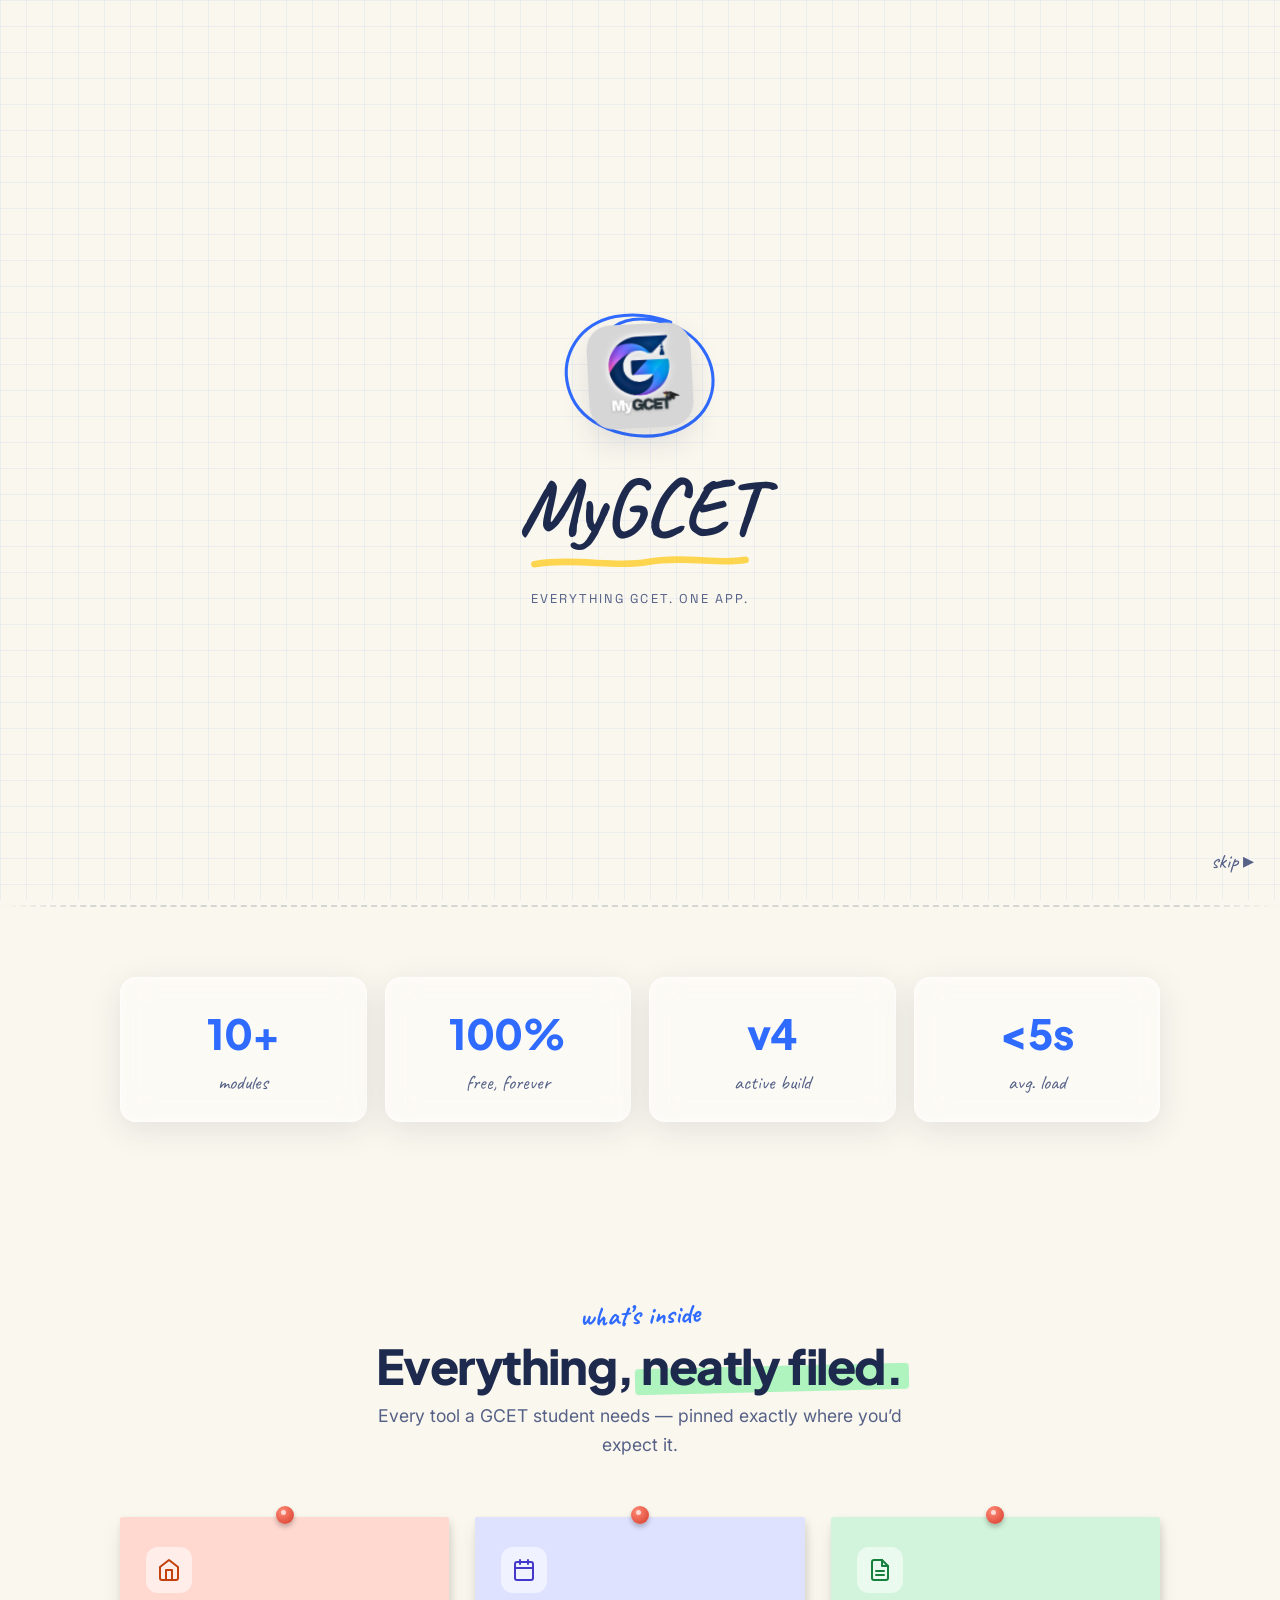
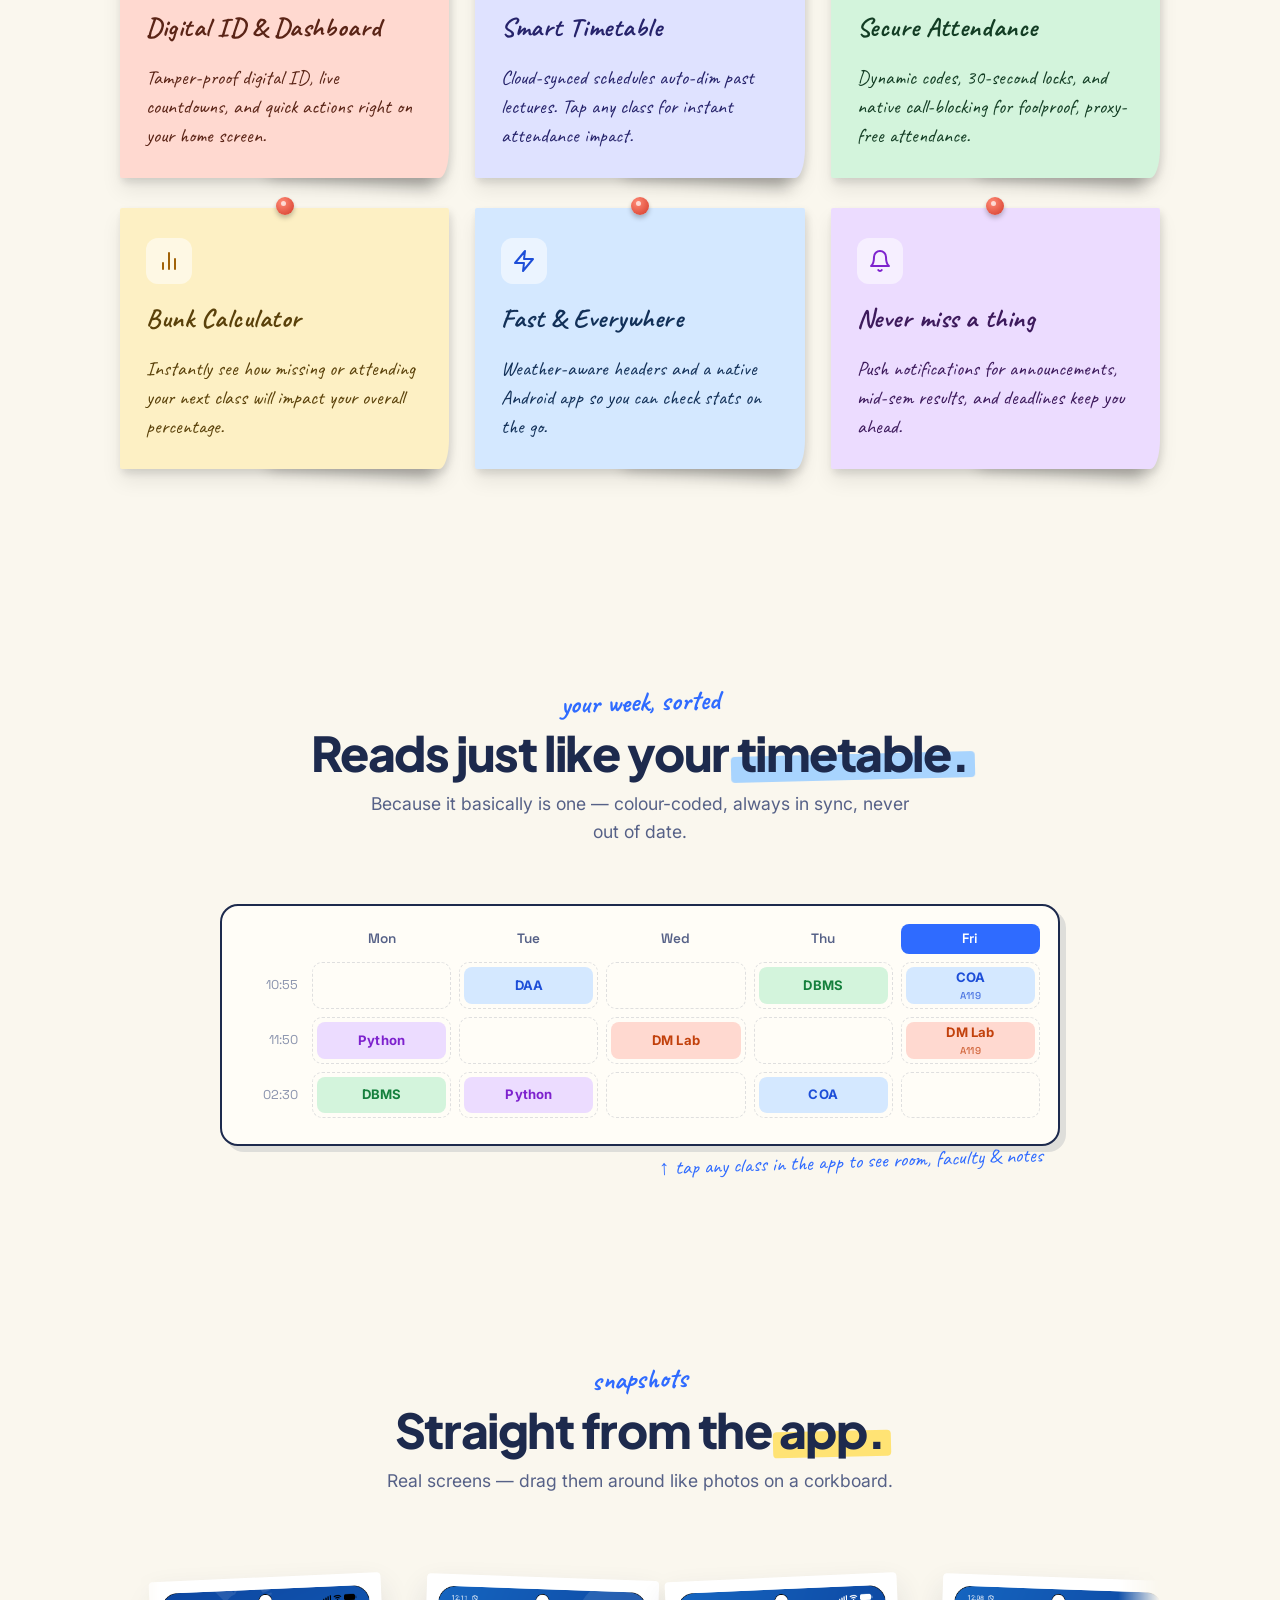
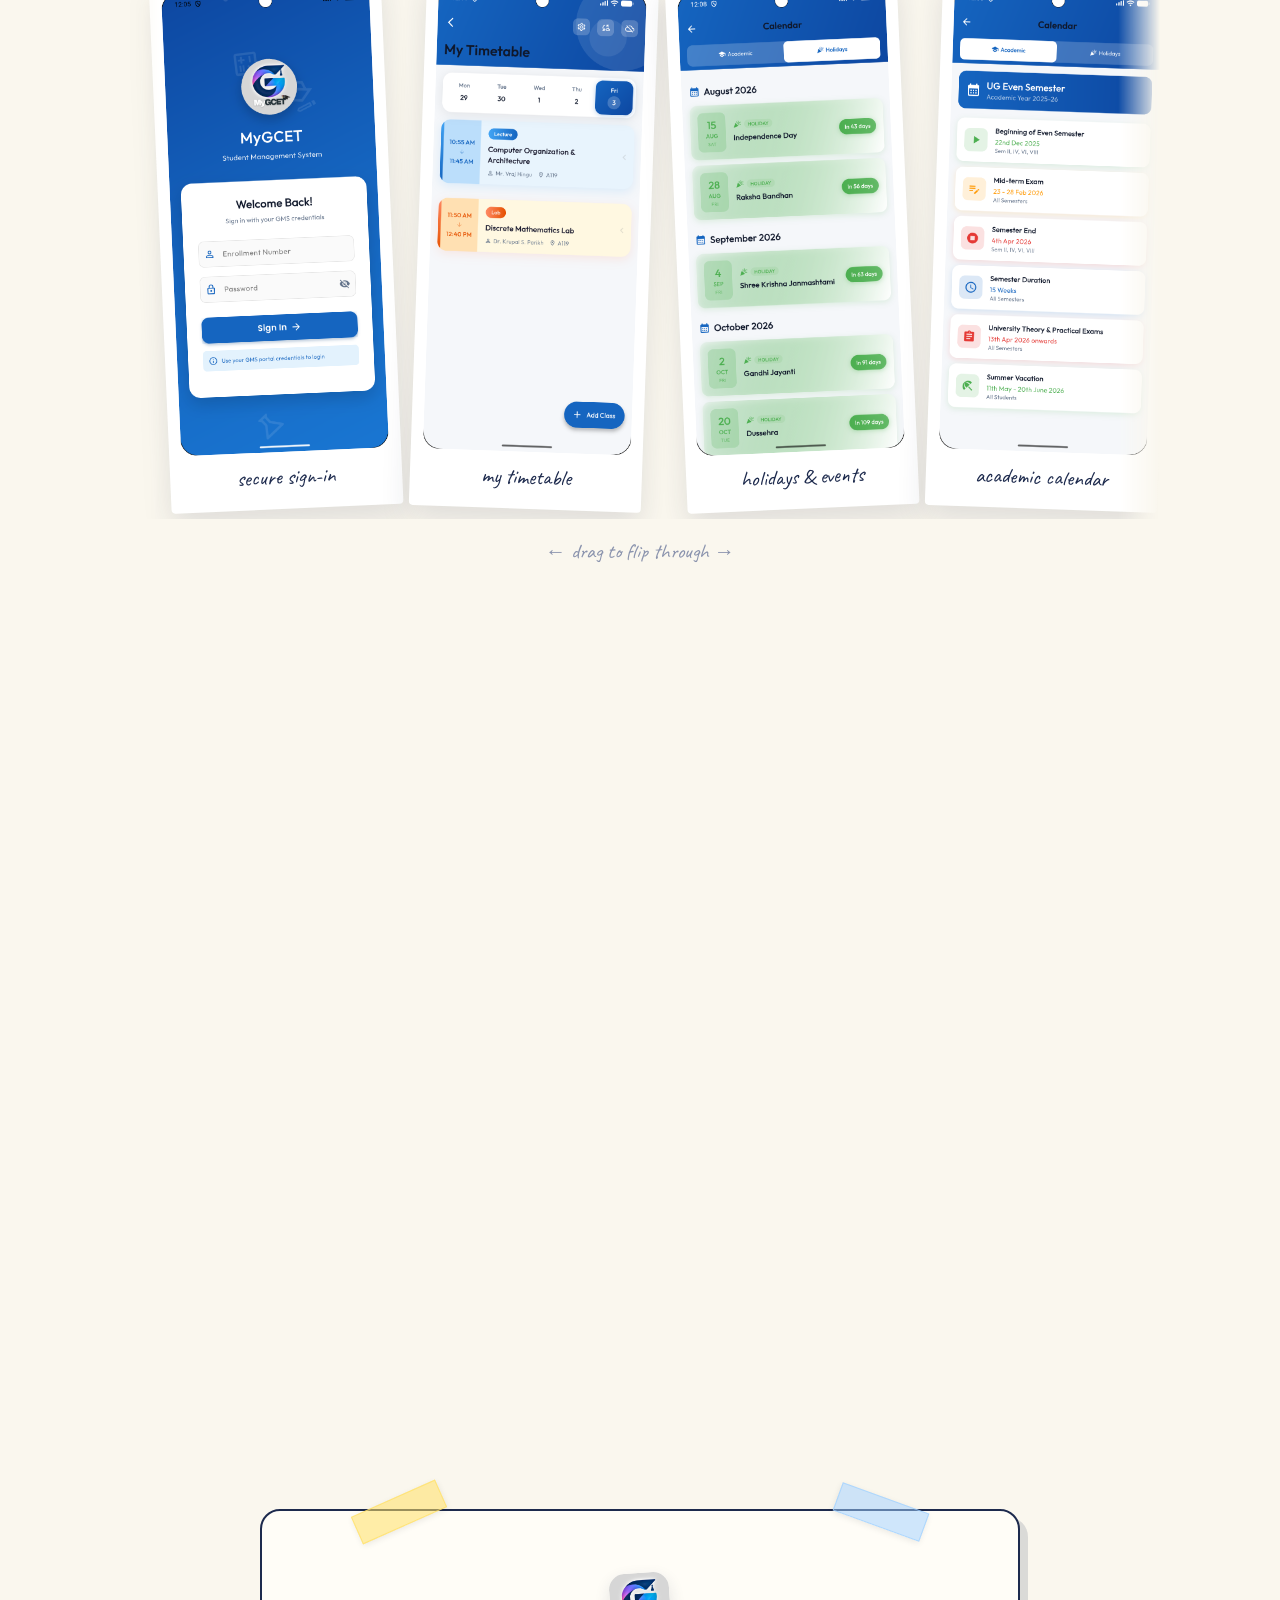
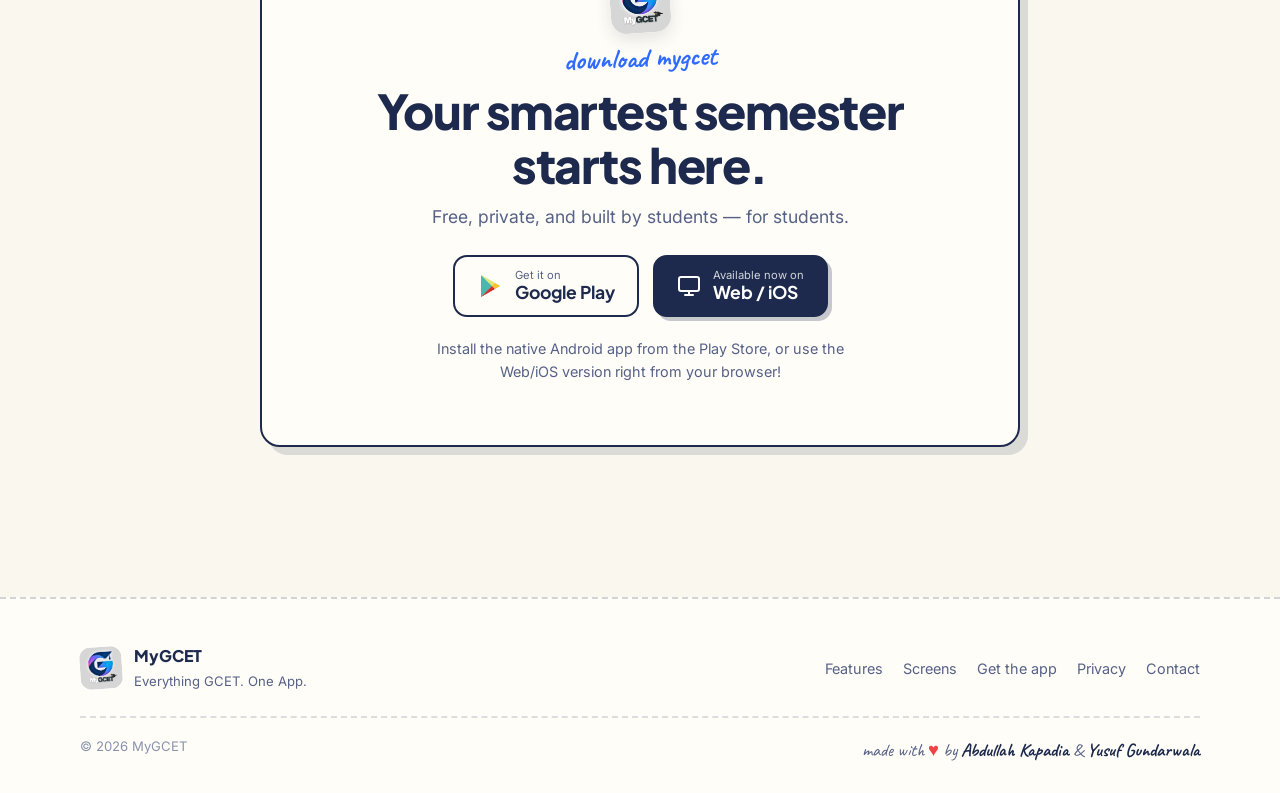
<file: index.html>
<!DOCTYPE html>
<html lang="en">

<head>
    <meta charset="UTF-8">
    <meta name="viewport" content="width=device-width, initial-scale=1.0">
    <title>MyGCET — Everything GCET. One App.</title>
    <meta name="description"
        content="MyGCET is the all-in-one student planner for GCET — attendance, timetable, results, deadlines & announcements, organised like your neatest notebook.">
    <meta name="theme-color" content="#faf7ee">

    <meta property="og:title" content="MyGCET — Everything GCET. One App.">
    <meta property="og:description"
        content="Attendance, timetable, results & deadlines — organised like the neatest planner you've ever kept.">
    <meta property="og:image" content="assets/Feature%20Graphic.png">
    <meta property="og:type" content="website">

    <link rel="preconnect" href="https://fonts.googleapis.com">
    <link rel="preconnect" href="https://fonts.gstatic.com" crossorigin>
    <link
        href="https://fonts.googleapis.com/css2?family=Caveat:wght@500;600;700&family=Inter:wght@400;500;600;700&family=Plus+Jakarta+Sans:wght@700;800&family=Space+Grotesk:wght@500;600;700&display=swap"
        rel="stylesheet">
    <link rel="icon" type="image/png" href="assets/App%20Logo.png">
    <link rel="stylesheet" href="css/style.css">

    <!-- SEO Upgrades -->
    <meta property="og:url" content="https://mygcetofficial53.github.io/mygcet/">
    <link rel="canonical" href="https://mygcetofficial53.github.io/mygcet/" />
    
    <script type="application/ld+json">
    {
      "@context": "https://schema.org",
      "@type": "SoftwareApplication",
      "name": "MyGCET",
      "operatingSystem": "Android, Web, iOS",
      "applicationCategory": "EducationalApplication",
      "offers": {
        "@type": "Offer",
        "price": "0",
        "priceCurrency": "USD"
      },
      "description": "MyGCET is the all-in-one student planner for GCET.",
      "url": "https://mygcetofficial53.github.io/mygcet/"
    }
    </script>
    <meta name="google-site-verification" content="8tghSe9ixo8EwjE88iJKQCq-TC7HrhLI-fXNHSzx1yU" />
</head>

<body class="intro-lock">

    <!-- ===== Intro: someone circles the logo in a notebook ===== -->
    <div class="intro" id="intro">
        <div class="intro-stage">
            <div class="intro-mark">
                <svg class="intro-circle" viewBox="0 0 260 220" fill="none" aria-hidden="true">
                    <path class="scribble" pathLength="1"
                        d="M170 40 C120 22 70 30 46 66 C24 100 32 150 78 174 C128 200 196 190 218 146 C238 106 214 54 160 40 C120 30 96 40 86 58"
                        stroke="#2f6bff" stroke-width="4" stroke-linecap="round" />
                </svg>
                <img class="intro-logo" src="assets/App%20Logo.png" alt="MyGCET logo">
            </div>
            <div class="intro-word" aria-label="MyGCET">MyGCET</div>
            <svg class="intro-underline" viewBox="0 0 300 24" fill="none" aria-hidden="true">
                <path class="scribble2" pathLength="1" d="M6 15 C60 6 120 20 160 12 C210 3 260 16 294 9"
                    stroke="#ffcf33" stroke-width="9" stroke-linecap="round" />
            </svg>
            <p class="intro-tag">Everything GCET. One App.</p>
        </div>
        <button class="intro-skip" id="introSkip" type="button">skip&nbsp;▸</button>
    </div>
    <script>document.body.classList.add('intro-lock');</script>

    <!-- ===== Paper background ===== -->
    <div class="paper-bg" aria-hidden="true">
        <span class="margin-line"></span>
        <span class="doodle doodle-star d1">✦</span>
        <span class="doodle doodle-star d2">✦</span>
        <span class="doodle d3">↝</span>
    </div>

    <!-- ===== Nav ===== -->
    <header class="nav" id="nav">
        <a href="#top" class="nav-brand">
            <img src="assets/App%20Logo.png" alt="" class="nav-logo">
            <span>MyGCET</span>
        </a>
        <nav class="nav-tabs">
            <a href="#features">Features</a>
            <a href="#week">Your week</a>
            <a href="#screens">Screens</a>
            <a href="#get">Get the app</a>
        </nav>
        <a href="#get" class="btn-stamp nav-get">Get the app</a>
    </header>

    <main id="top">

        <!-- ===== Hero ===== -->
        <section class="hero">
            <div class="hero-copy reveal">
                <span class="pin-badge">
                    <svg viewBox="0 0 24 24" fill="none" stroke="currentColor" stroke-width="2" stroke-linecap="round"
                        stroke-linejoin="round">
                        <line x1="12" y1="17" x2="12" y2="22"></line>
                        <path d="M9 9V5a3 3 0 0 1 6 0v4a5 5 0 0 1 2 4H7a5 5 0 0 1 2-4z"></path>
                    </svg>
                    Built by GCET students
                </span>

                <h1 class="hero-title">
                    Everything <span class="hl hl-yellow">GCET.</span><br>
                    One <span class="hl hl-blue">App.</span>
                </h1>

                <p class="hero-sub">
                    Your attendance, timetable, results &amp; deadlines —
                    organised like the neatest planner you’ve ever kept.
                </p>

                <div class="hero-actions">
                    <a href="https://play.google.com/store/apps/details?id=com.gcet.gcet_student_tracker" target="_blank" rel="noopener noreferrer" class="btn-play">
                        <img src="assets/playstore.png" width="22" height="22" alt="Google Play logo" aria-hidden="true">
                        <span class="btn-play-text">
                            <small>Get it on</small>
                            <strong>Google Play</strong>
                        </span>
                    </a>
                    <a href="https://mygcet.vercel.app/" class="btn-outline" target="_blank" rel="noopener noreferrer">
                        <svg viewBox="0 0 24 24" fill="none" stroke="currentColor" stroke-width="2"
                            stroke-linecap="round" stroke-linejoin="round" width="20" height="20" aria-hidden="true">
                            <rect x="2" y="3" width="20" height="14" rx="2"></rect>
                            <line x1="8" y1="21" x2="16" y2="21"></line>
                            <line x1="12" y1="17" x2="12" y2="21"></line>
                        </svg>
                        Launch Web&nbsp;/&nbsp;iOS
                    </a>
                </div>

                <ul class="hero-checks">
                    <li><span class="tick">✓</span> 100% Free</li>
                    <li><span class="tick">✓</span> Works offline</li>
                    <li><span class="tick">✓</span> Private &amp; secure</li>
                </ul>
            </div>

            <!-- Taped phone photo -->
            <div class="hero-photo reveal">
                <span class="annot annot-top">
                    your whole day,
                    <br>at a glance!
                    <svg class="arrow" viewBox="0 0 80 70" fill="none" aria-hidden="true">
                        <path pathLength="1" d="M8 6 C36 2 66 20 66 54" stroke="#2f6bff" stroke-width="3"
                            stroke-linecap="round" />
                        <path pathLength="1" d="M54 46 L66 56 L52 62" stroke="#2f6bff" stroke-width="3"
                            stroke-linecap="round" stroke-linejoin="round" />
                    </svg>
                </span>

                <div class="phone">
                    <span class="tape tape-l"></span>
                    <span class="tape tape-r"></span>
                    <div class="phone-body">
                        <img src="APP%20SCREEN%20SHOTS/2.png" alt="MyGCET home dashboard" loading="eager">
                    </div>
                </div>

                <span class="annot annot-bottom">
                    live countdown!
                    <svg class="arrow arrow-flip" viewBox="0 0 80 70" fill="none" aria-hidden="true">
                        <path pathLength="1" d="M72 8 C44 4 14 22 14 56" stroke="#e0489a" stroke-width="3"
                            stroke-linecap="round" />
                        <path pathLength="1" d="M26 48 L14 58 L28 64" stroke="#e0489a" stroke-width="3"
                            stroke-linecap="round" stroke-linejoin="round" />
                    </svg>
                </span>
            </div>
        </section>

        <!-- ===== Subject marquee ===== -->
        <div class="marquee" aria-hidden="true">
            <div class="marquee-track">
                <!-- Set 1 -->
                <span class="tag t-y">Attendance</span>
                <span class="tag t-b">Timetable</span>
                <span class="tag t-g">Results</span>
                <span class="tag t-p">Assignments</span>
                <span class="tag t-o">Calendar</span>
                <span class="tag t-b">Materials</span>
                <span class="tag t-g">Announcements</span>
                <span class="tag t-y">Leaderboards</span>
                <!-- Set 2 -->
                <span class="tag t-y">Attendance</span>
                <span class="tag t-b">Timetable</span>
                <span class="tag t-g">Results</span>
                <span class="tag t-p">Assignments</span>
                <span class="tag t-o">Calendar</span>
                <span class="tag t-b">Materials</span>
                <span class="tag t-g">Announcements</span>
                <span class="tag t-y">Leaderboards</span>
                <!-- Set 3 -->
                <span class="tag t-y">Attendance</span>
                <span class="tag t-b">Timetable</span>
                <span class="tag t-g">Results</span>
                <span class="tag t-p">Assignments</span>
                <span class="tag t-o">Calendar</span>
                <span class="tag t-b">Materials</span>
                <span class="tag t-g">Announcements</span>
                <span class="tag t-y">Leaderboards</span>
                <!-- Set 4 -->
                <span class="tag t-y">Attendance</span>
                <span class="tag t-b">Timetable</span>
                <span class="tag t-g">Results</span>
                <span class="tag t-p">Assignments</span>
                <span class="tag t-o">Calendar</span>
                <span class="tag t-b">Materials</span>
                <span class="tag t-g">Announcements</span>
                <span class="tag t-y">Leaderboards</span>
                <!-- Set 5 -->
                <span class="tag t-y">Attendance</span>
                <span class="tag t-b">Timetable</span>
                <span class="tag t-g">Results</span>
                <span class="tag t-p">Assignments</span>
                <span class="tag t-o">Calendar</span>
                <span class="tag t-b">Materials</span>
                <span class="tag t-g">Announcements</span>
                <span class="tag t-y">Leaderboards</span>
                <!-- Set 6 -->
                <span class="tag t-y">Attendance</span>
                <span class="tag t-b">Timetable</span>
                <span class="tag t-g">Results</span>
                <span class="tag t-p">Assignments</span>
                <span class="tag t-o">Calendar</span>
                <span class="tag t-b">Materials</span>
                <span class="tag t-g">Announcements</span>
                <span class="tag t-y">Leaderboards</span>
                <!-- Set 7 -->
                <span class="tag t-y">Attendance</span>
                <span class="tag t-b">Timetable</span>
                <span class="tag t-g">Results</span>
                <span class="tag t-p">Assignments</span>
                <span class="tag t-o">Calendar</span>
                <span class="tag t-b">Materials</span>
                <span class="tag t-g">Announcements</span>
                <span class="tag t-y">Leaderboards</span>
                <!-- Set 8 -->
                <span class="tag t-y">Attendance</span>
                <span class="tag t-b">Timetable</span>
                <span class="tag t-g">Results</span>
                <span class="tag t-p">Assignments</span>
                <span class="tag t-o">Calendar</span>
                <span class="tag t-b">Materials</span>
                <span class="tag t-g">Announcements</span>
                <span class="tag t-y">Leaderboards</span>
            </div>
        </div>

        <!-- ===== Stats / report card ===== -->
        <section class="stats">
            <div class="stat-card reveal">
                <strong class="count" data-target="10" data-suffix="+">0</strong>
                <span>modules</span>
            </div>
            <div class="stat-card reveal">
                <strong class="count" data-target="100" data-suffix="%">0</strong>
                <span>free, forever</span>
            </div>
            <div class="stat-card reveal">
                <strong>v4</strong>
                <span>active build</span>
            </div>
            <div class="stat-card reveal">
                <strong class="count" data-target="5" data-prefix="&lt;" data-suffix="s">0</strong>
                <span>avg. load</span>
            </div>
        </section>

        <!-- ===== Features (sticky notes) ===== -->
        <section class="section" id="features">
            <div class="section-head reveal">
                <span class="kicker">what’s inside</span>
                <h2 class="section-title">Everything, <span class="hl hl-green">neatly filed.</span></h2>
                <p class="section-lead">Every tool a GCET student needs — pinned exactly where you’d expect it.</p>
            </div>

            <div class="notes">
                <article class="note note-coral reveal">
                    <span class="pushpin"></span>
                    <div class="note-ic">
                        <svg viewBox="0 0 24 24" fill="none" stroke="currentColor" stroke-width="2"
                            stroke-linecap="round" stroke-linejoin="round">
                            <path d="M3 9l9-7 9 7v11a2 2 0 0 1-2 2H5a2 2 0 0 1-2-2z"></path>
                            <polyline points="9 22 9 12 15 12 15 22"></polyline>
                        </svg>
                    </div>
                    <h3>Digital ID & Dashboard</h3>
                    <p>Tamper-proof digital ID, live countdowns, and quick actions right on your home screen.</p>
                </article>

                <article class="note note-indigo reveal">
                    <span class="pushpin"></span>
                    <div class="note-ic">
                        <svg viewBox="0 0 24 24" fill="none" stroke="currentColor" stroke-width="2"
                            stroke-linecap="round" stroke-linejoin="round">
                            <rect x="3" y="4" width="18" height="18" rx="2"></rect>
                            <line x1="16" y1="2" x2="16" y2="6"></line>
                            <line x1="8" y1="2" x2="8" y2="6"></line>
                            <line x1="3" y1="10" x2="21" y2="10"></line>
                        </svg>
                    </div>
                    <h3>Smart Timetable</h3>
                    <p>Cloud-synced schedules auto-dim past lectures. Tap any class for instant attendance impact.</p>
                </article>

                <article class="note note-green reveal">
                    <span class="pushpin"></span>
                    <div class="note-ic">
                        <svg viewBox="0 0 24 24" fill="none" stroke="currentColor" stroke-width="2"
                            stroke-linecap="round" stroke-linejoin="round">
                            <path d="M14 2H6a2 2 0 0 0-2 2v16a2 2 0 0 0 2 2h12a2 2 0 0 0 2-2V8z"></path>
                            <polyline points="14 2 14 8 20 8"></polyline>
                            <line x1="16" y1="13" x2="8" y2="13"></line>
                            <line x1="16" y1="17" x2="8" y2="17"></line>
                        </svg>
                    </div>
                    <h3>Secure Attendance</h3>
                    <p>Dynamic codes, 30-second locks, and native call-blocking for foolproof, proxy-free attendance.</p>
                </article>

                <article class="note note-yellow reveal">
                    <span class="pushpin"></span>
                    <div class="note-ic">
                        <svg viewBox="0 0 24 24" fill="none" stroke="currentColor" stroke-width="2"
                            stroke-linecap="round" stroke-linejoin="round">
                            <line x1="18" y1="20" x2="18" y2="10"></line>
                            <line x1="12" y1="20" x2="12" y2="4"></line>
                            <line x1="6" y1="20" x2="6" y2="14"></line>
                        </svg>
                    </div>
                    <h3>Bunk Calculator</h3>
                    <p>Instantly see how missing or attending your next class will impact your overall percentage.</p>
                </article>

                <article class="note note-blue reveal">
                    <span class="pushpin"></span>
                    <div class="note-ic">
                        <svg viewBox="0 0 24 24" fill="none" stroke="currentColor" stroke-width="2"
                            stroke-linecap="round" stroke-linejoin="round">
                            <polygon points="13 2 3 14 12 14 11 22 21 10 12 10 13 2"></polygon>
                        </svg>
                    </div>
                    <h3>Fast & Everywhere</h3>
                    <p>Weather-aware headers and a native Android app so you can check stats on the go.</p>
                </article>

                <article class="note note-purple reveal">
                    <span class="pushpin"></span>
                    <div class="note-ic">
                        <svg viewBox="0 0 24 24" fill="none" stroke="currentColor" stroke-width="2"
                            stroke-linecap="round" stroke-linejoin="round">
                            <path d="M18 8A6 6 0 0 0 6 8c0 7-3 9-3 9h18s-3-2-3-9"></path>
                            <path d="M13.73 21a2 2 0 0 1-3.46 0"></path>
                        </svg>
                    </div>
                    <h3>Never miss a thing</h3>
                    <p>Push notifications for announcements, mid-sem results, and deadlines keep you ahead.</p>
                </article>
            </div>
        </section>

        <!-- ===== Your week (timetable demo) ===== -->
        <section class="section week" id="week">
            <div class="section-head reveal">
                <span class="kicker">your week, sorted</span>
                <h2 class="section-title">Reads just like your <span class="hl hl-blue">timetable.</span></h2>
                <p class="section-lead">Because it basically is one — colour-coded, always in sync, never out of date.
                </p>
            </div>

            <div class="timetable reveal">
                <div class="tt-head">
                    <span></span>
                    <span>Mon</span><span>Tue</span><span>Wed</span><span>Thu</span><span class="tt-today">Fri</span>
                </div>
                <div class="tt-row">
                    <span class="tt-time">10:55</span>
                    <span class="tt-slot"></span>
                    <span class="tt-slot"><span class="cls c-blue">DAA</span></span>
                    <span class="tt-slot"></span>
                    <span class="tt-slot"><span class="cls c-green">DBMS</span></span>
                    <span class="tt-slot"><span class="cls c-blue">COA<small>A119</small></span></span>
                </div>
                <div class="tt-row">
                    <span class="tt-time">11:50</span>
                    <span class="tt-slot"><span class="cls c-purple">Python</span></span>
                    <span class="tt-slot"></span>
                    <span class="tt-slot"><span class="cls c-orange">DM Lab</span></span>
                    <span class="tt-slot"></span>
                    <span class="tt-slot"><span class="cls c-orange">DM Lab<small>A119</small></span></span>
                </div>
                <div class="tt-row">
                    <span class="tt-time">02:30</span>
                    <span class="tt-slot"><span class="cls c-green">DBMS</span></span>
                    <span class="tt-slot"><span class="cls c-purple">Python</span></span>
                    <span class="tt-slot"></span>
                    <span class="tt-slot"><span class="cls c-blue">COA</span></span>
                    <span class="tt-slot"></span>
                </div>
                <span class="tt-note">↑ tap any class in the app to see room, faculty &amp; notes</span>
            </div>
        </section>

        <!-- ===== Screens (polaroids) ===== -->
        <section class="section" id="screens">
            <div class="section-head reveal">
                <span class="kicker">snapshots</span>
                <h2 class="section-title">Straight from the <span class="hl hl-yellow">app.</span></h2>
                <p class="section-lead">Real screens — drag them around like photos on a corkboard.</p>
            </div>

            <div class="gallery" id="gallery">
                <div class="gallery-track" id="galleryTrack">
                    <figure class="polaroid"><img src="APP%20SCREEN%20SHOTS/Screenshot_20260703_120549.png"
                            alt="Login screen" loading="lazy">
                        <figcaption>secure sign-in</figcaption>
                    </figure>
                    <figure class="polaroid"><img src="APP%20SCREEN%20SHOTS/Screenshot_20260703_121124.png"
                            alt="Timetable screen" loading="lazy">
                        <figcaption>my timetable</figcaption>
                    </figure>
                    <figure class="polaroid"><img src="APP%20SCREEN%20SHOTS/Screenshot_20260703_120836.png"
                            alt="Holidays screen" loading="lazy">
                        <figcaption>holidays &amp; events</figcaption>
                    </figure>
                    <figure class="polaroid"><img src="APP%20SCREEN%20SHOTS/Screenshot_20260703_120824.png"
                            alt="Academic calendar" loading="lazy">
                        <figcaption>academic calendar</figcaption>
                    </figure>
                    <figure class="polaroid"><img src="APP%20SCREEN%20SHOTS/Screenshot_20260703_120812.png"
                            alt="Mid sem results" loading="lazy">
                        <figcaption>mid-sem results</figcaption>
                    </figure>
                    <figure class="polaroid"><img src="APP%20SCREEN%20SHOTS/Screenshot_20260703_120855.png"
                            alt="Study materials" loading="lazy">
                        <figcaption>study materials</figcaption>
                    </figure>
                </div>
            </div>
            <p class="drag-hint">← drag to flip through →</p>
        </section>

        <!-- ===== How it works (checklist) ===== -->
        <section class="section">
            <div class="section-head reveal">
                <span class="kicker">get started</span>
                <h2 class="section-title">Three ticks and you’re <span class="hl hl-green">set.</span></h2>
            </div>
            <ul class="checklist reveal">
                <li class="task">
                    <span class="check"></span>
                    <div>
                        <h3>Get the app</h3>
                        <p>Grab MyGCET from Google Play, or launch the web app instantly on iOS &amp; desktop.</p>
                    </div>
                </li>
                <li class="task">
                    <span class="check"></span>
                    <div>
                        <h3>Sign in with GMS</h3>
                        <p>Use your existing GMS portal credentials — no new account, no setup.</p>
                    </div>
                </li>
                <li class="task">
                    <span class="check"></span>
                    <div>
                        <h3>Stay on track</h3>
                        <p>Attendance, timetable, results and deadlines — synced and ready every morning.</p>
                    </div>
                </li>
            </ul>
        </section>

        <!-- ===== Get the app (notice board) ===== -->
        <section class="section" id="get">
            <div class="board reveal">
                <span class="tape tape-l"></span>
                <span class="tape tape-r"></span>

                <img src="assets/App%20Logo.png" alt="MyGCET" class="board-logo">
                <span class="kicker">download mygcet</span>
                <h2 class="section-title">Your smartest semester<br>starts here.</h2>
                <p class="section-lead">Free, private, and built by students — for students.</p>

                <div class="board-actions">
                    <a href="https://play.google.com/store/apps/details?id=com.gcet.gcet_student_tracker" target="_blank" rel="noopener noreferrer" class="store" title="Get it on Google Play">
                        <img src="assets/playstore.png" width="26" height="26" alt="Google Play logo" aria-hidden="true">
                        <span class="store-text"><small>Get it on</small><strong>Google Play</strong></span>
                    </a>
                    <a href="https://mygcet.vercel.app/" class="store is-web" target="_blank" rel="noopener noreferrer">
                        <svg viewBox="0 0 24 24" fill="none" stroke="currentColor" stroke-width="2"
                            stroke-linecap="round" stroke-linejoin="round" width="24" height="24" aria-hidden="true">
                            <rect x="2" y="3" width="20" height="14" rx="2"></rect>
                            <line x1="8" y1="21" x2="16" y2="21"></line>
                            <line x1="12" y1="17" x2="12" y2="21"></line>
                        </svg>
                        <span class="store-text"><small>Available now on</small><strong>Web&nbsp;/&nbsp;iOS</strong></span>
                    </a>
                </div>

                <p class="board-note">
                    Install the native Android app from the Play Store, or use the Web/iOS version right from your browser!
                </p>
            </div>
        </section>

    </main>

    <!-- ===== Footer ===== -->
    <footer class="footer">
        <div class="footer-inner">
            <div class="footer-brand">
                <img src="assets/App%20Logo.png" alt="" class="footer-logo">
                <div>
                    <strong>MyGCET</strong>
                    <span>Everything GCET. One App.</span>
                </div>
            </div>
            <nav class="footer-links">
                <a href="#features">Features</a>
                <a href="#screens">Screens</a>
                <a href="#get">Get the app</a>
                <a href="privacy.html">Privacy</a>
                <a href="mailto:mygcet.official.53@gmail.com">Contact</a>
            </nav>
        </div>
        <div class="footer-sign">
            <span>© 2026 MyGCET</span>
            <span class="made">made with <em>♥</em> by <strong>Abdullah Kapadia</strong> &amp; <strong>Yusuf
                    Gundarwala</strong></span>
        </div>
    </footer>

    <button class="to-top" id="toTop" aria-label="Back to top">
        <svg viewBox="0 0 24 24" fill="none" stroke="currentColor" stroke-width="2.5" stroke-linecap="round"
            stroke-linejoin="round">
            <line x1="12" y1="19" x2="12" y2="5"></line>
            <polyline points="5 12 12 5 19 12"></polyline>
        </svg>
    </button>

    <script src="js/main.js"></script>
</body>

</html>
</file>
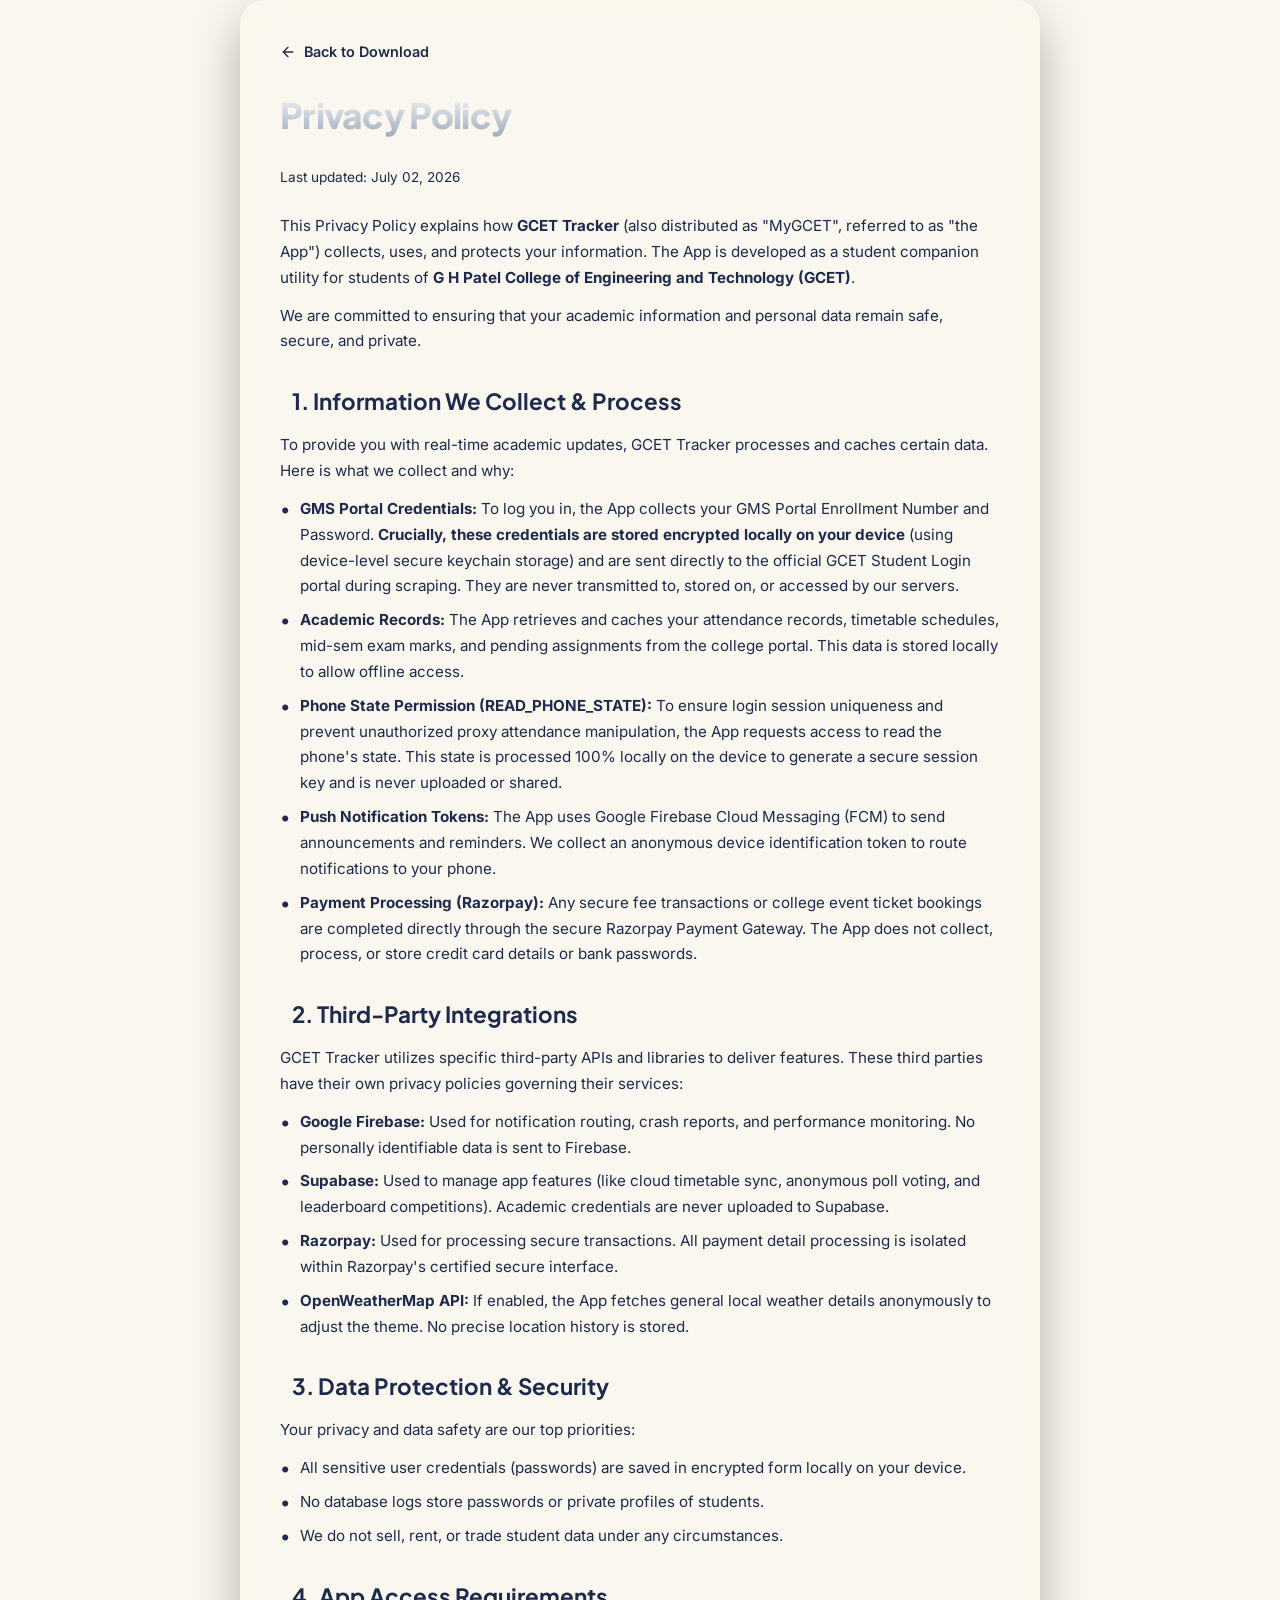
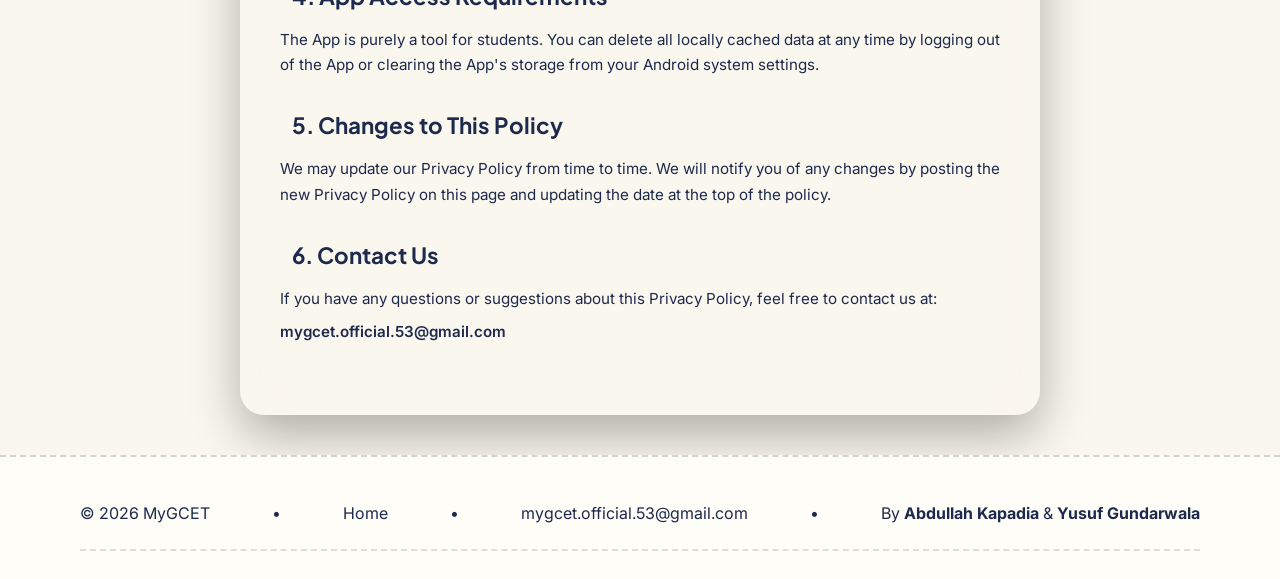
<file: privacy.html>
<!DOCTYPE html>
<html lang="en">

<head>
    <meta charset="UTF-8">
    <meta name="viewport" content="width=device-width, initial-scale=1.0">
    <title>MyGCET - Privacy Policy</title>
    <meta name="description" content="Privacy Policy for MyGCET (GCET Tracker) student application.">
    <link rel="preconnect" href="https://fonts.googleapis.com">
    <link rel="preconnect" href="https://fonts.gstatic.com" crossorigin>
    <link
        href="https://fonts.googleapis.com/css2?family=Inter:wght@300;400;500;600;700&family=Plus+Jakarta+Sans:wght@600;700;800&display=swap"
        rel="stylesheet">
    <link rel="icon" type="image/png" href="assets/App%20Logo.png">
    <link rel="stylesheet" href="css/style.css">
    <style>
        .privacy-container {
            width: 100%;
            max-width: 800px;
            margin: 0 auto;
            text-align: left;
            background: var(--glass);
            border: 1px solid var(--glass-border);
            border-radius: 24px;
            padding: 40px;
            backdrop-filter: blur(20px);
            box-shadow: 0 20px 50px rgba(0, 0, 0, 0.3);
        }

        .privacy-title {
            font-family: var(--font-display);
            font-size: 2.2rem;
            font-weight: 800;
            margin-bottom: 24px;
            background: linear-gradient(180deg, #fff 0%, #94a3b8 100%);
            -webkit-background-clip: text;
            background-clip: text;
            -webkit-text-fill-color: transparent;
            letter-spacing: -0.02em;
        }

        .privacy-section {
            margin-bottom: 30px;
        }

        .privacy-section h2 {
            font-family: var(--font-display);
            font-size: 1.4rem;
            font-weight: 700;
            color: var(--accent-2);
            margin-bottom: 12px;
            border-left: 3px solid var(--accent-1);
            padding-left: 12px;
        }

        .privacy-section p {
            font-size: 0.95rem;
            color: var(--text-gray);
            line-height: 1.7;
            margin-bottom: 12px;
        }

        .privacy-section ul {
            list-style: none;
            padding-left: 0;
            margin-bottom: 12px;
        }

        .privacy-section li {
            position: relative;
            font-size: 0.95rem;
            color: var(--text-gray);
            line-height: 1.7;
            padding-left: 20px;
            margin-bottom: 8px;
        }

        .privacy-section li::before {
            content: "•";
            position: absolute;
            left: 0;
            color: var(--accent-1);
            font-size: 1.2rem;
            line-height: 1.4;
        }

        .privacy-section strong {
            color: var(--text-white);
        }

        .back-home {
            display: inline-flex;
            align-items: center;
            gap: 8px;
            color: var(--accent-2);
            text-decoration: none;
            font-size: 0.9rem;
            font-weight: 600;
            margin-bottom: 24px;
            transition: color 0.2s;
        }

        .back-home:hover {
            color: var(--accent-1);
        }

        @media (max-width: 600px) {
            .privacy-container {
                padding: 24px;
            }
            .privacy-title {
                font-size: 1.8rem;
            }
        }
    </style>
</head>

<body>

    <!-- Animated Background -->
    <div class="bg-canvas">
        <div class="orb orb-1"></div>
        <div class="orb orb-2"></div>
        <div class="orb orb-3"></div>
        <div class="grid-lines"></div>
    </div>

    <!-- Main Content -->
    <main class="page">
        <div class="privacy-container">
            <a href="index.html" class="back-home">
                <svg width="16" height="16" viewBox="0 0 24 24" fill="none" stroke="currentColor" stroke-width="2" stroke-linecap="round" stroke-linejoin="round">
                    <line x1="19" y1="12" x2="5" y2="12"></line>
                    <polyline points="12 19 5 12 12 5"></polyline>
                </svg>
                Back to Download
            </a>
            
            <h1 class="privacy-title">Privacy Policy</h1>
            <p style="color: var(--text-dim); font-size: 0.85rem; margin-bottom: 24px;">Last updated: July 02, 2026</p>

            <div class="privacy-section">
                <p>This Privacy Policy explains how <strong>GCET Tracker</strong> (also distributed as "MyGCET", referred to as "the App") collects, uses, and protects your information. The App is developed as a student companion utility for students of <strong>G H Patel College of Engineering and Technology (GCET)</strong>.</p>
                <p>We are committed to ensuring that your academic information and personal data remain safe, secure, and private.</p>
            </div>

            <div class="privacy-section">
                <h2>1. Information We Collect & Process</h2>
                <p>To provide you with real-time academic updates, GCET Tracker processes and caches certain data. Here is what we collect and why:</p>
                <ul>
                    <li><strong>GMS Portal Credentials:</strong> To log you in, the App collects your GMS Portal Enrollment Number and Password. <strong>Crucially, these credentials are stored encrypted locally on your device</strong> (using device-level secure keychain storage) and are sent directly to the official GCET Student Login portal during scraping. They are never transmitted to, stored on, or accessed by our servers.</li>
                    <li><strong>Academic Records:</strong> The App retrieves and caches your attendance records, timetable schedules, mid-sem exam marks, and pending assignments from the college portal. This data is stored locally to allow offline access.</li>
                    <li><strong>Phone State Permission (READ_PHONE_STATE):</strong> To ensure login session uniqueness and prevent unauthorized proxy attendance manipulation, the App requests access to read the phone's state. This state is processed 100% locally on the device to generate a secure session key and is never uploaded or shared.</li>
                    <li><strong>Push Notification Tokens:</strong> The App uses Google Firebase Cloud Messaging (FCM) to send announcements and reminders. We collect an anonymous device identification token to route notifications to your phone.</li>
                    <li><strong>Payment Processing (Razorpay):</strong> Any secure fee transactions or college event ticket bookings are completed directly through the secure Razorpay Payment Gateway. The App does not collect, process, or store credit card details or bank passwords.</li>
                </ul>
            </div>

            <div class="privacy-section">
                <h2>2. Third-Party Integrations</h2>
                <p>GCET Tracker utilizes specific third-party APIs and libraries to deliver features. These third parties have their own privacy policies governing their services:</p>
                <ul>
                    <li><strong>Google Firebase:</strong> Used for notification routing, crash reports, and performance monitoring. No personally identifiable data is sent to Firebase.</li>
                    <li><strong>Supabase:</strong> Used to manage app features (like cloud timetable sync, anonymous poll voting, and leaderboard competitions). Academic credentials are never uploaded to Supabase.</li>
                    <li><strong>Razorpay:</strong> Used for processing secure transactions. All payment detail processing is isolated within Razorpay's certified secure interface.</li>
                    <li><strong>OpenWeatherMap API:</strong> If enabled, the App fetches general local weather details anonymously to adjust the theme. No precise location history is stored.</li>
                </ul>
            </div>

            <div class="privacy-section">
                <h2>3. Data Protection & Security</h2>
                <p>Your privacy and data safety are our top priorities:</p>
                <ul>
                    <li>All sensitive user credentials (passwords) are saved in encrypted form locally on your device.</li>
                    <li>No database logs store passwords or private profiles of students.</li>
                    <li>We do not sell, rent, or trade student data under any circumstances.</li>
                </ul>
            </div>

            <div class="privacy-section">
                <h2>4. App Access Requirements</h2>
                <p>The App is purely a tool for students. You can delete all locally cached data at any time by logging out of the App or clearing the App's storage from your Android system settings.</p>
            </div>

            <div class="privacy-section">
                <h2>5. Changes to This Policy</h2>
                <p>We may update our Privacy Policy from time to time. We will notify you of any changes by posting the new Privacy Policy on this page and updating the date at the top of the policy.</p>
            </div>

            <div class="privacy-section">
                <h2>6. Contact Us</h2>
                <p style="margin-bottom: 8px;">If you have any questions or suggestions about this Privacy Policy, feel free to contact us at:</p>
                <p style="color: var(--accent-2); font-weight: 600;">mygcet.official.53@gmail.com</p>
            </div>
        </div>
    </main>

    <!-- Minimal Footer -->
    <footer class="footer">
        <div class="footer-inner">
            <span>© 2026 MyGCET</span>
            <span class="dot">•</span>
            <a href="index.html">Home</a>
            <span class="dot">•</span>
            <a href="mailto:mygcet.official.53@gmail.com">mygcet.official.53@gmail.com</a>
            <span class="dot">•</span>
            <span>By <strong>Abdullah Kapadia</strong> & <strong>Yusuf Gundarwala</strong></span>
        </div>
    </footer>

</body>

</html>
</file>
<file: css/style.css>
/* ============================================================
   MyGCET — Student Planner / Notebook theme
   ============================================================ */

:root {
    --paper: #faf7ee;
    --paper-2: #fffdf7;
    --grid: rgba(47, 107, 255, 0.07);

    --ink: #1d2a4d;
    --ink-soft: #566187;
    --ink-dim: #8a93ad;

    --pen-blue: #2f6bff;
    --pen-red: #ef4444;
    --pen-pink: #e0489a;

    /* sticky-note pastels (echoing the app's cards) */
    --coral: #ffd9d0;
    --coral-ink: #c2410c;
    --indigo: #dfe2ff;
    --indigo-ink: #4338ca;
    --green: #d3f4dc;
    --green-ink: #15803d;
    --yellow: #fdf0c4;
    --yellow-ink: #a16207;
    --blue: #d4e8ff;
    --blue-ink: #1d4ed8;
    --purple: #ecdcff;
    --purple-ink: #7e22ce;

    /* highlighters */
    --hl-yellow: #ffe066;
    --hl-blue: #9fd0ff;
    --hl-green: #a7f3b8;

    --shadow: 0 14px 30px rgba(29, 42, 77, 0.12);
    --shadow-sm: 0 6px 16px rgba(29, 42, 77, 0.12);

    --font-hand: 'Caveat', cursive;
    --font-display: 'Plus Jakarta Sans', sans-serif;
    --font-body: 'Inter', sans-serif;
    --font-mono: 'Space Grotesk', monospace;
    --maxw: 1120px;
    --ease: cubic-bezier(0.16, 1, 0.3, 1);
}

*,
*::before,
*::after {
    margin: 0;
    padding: 0;
    box-sizing: border-box;
}

html {
    scroll-behavior: smooth;
    -webkit-text-size-adjust: 100%;
}

body {
    font-family: var(--font-body);
    color: var(--ink);
    background: var(--paper);
    line-height: 1.6;
    overflow-x: hidden;
    position: relative;
}

img {
    max-width: 100%;
    display: block;
}

a {
    color: inherit;
    text-decoration: none;
}

::selection {
    background: var(--hl-yellow);
    color: var(--ink);
}

/* ================= Paper background ================= */
.paper-bg {
    position: fixed;
    inset: 0;
    z-index: -1;
    background-color: var(--paper);
    background-image:
        linear-gradient(var(--grid) 1px, transparent 1px),
        linear-gradient(90deg, var(--grid) 1px, transparent 1px);
    background-size: 26px 26px;
}

.paper-bg::after {
    /* soft warm vignette + paper tint */
    content: '';
    position: absolute;
    inset: 0;
    background:
        radial-gradient(1000px 700px at 85% -5%, rgba(255, 224, 102, 0.16), transparent 60%),
        radial-gradient(900px 700px at 0% 30%, rgba(159, 208, 255, 0.14), transparent 60%);
}

.margin-line {
    position: absolute;
    top: 0;
    bottom: 0;
    left: max(28px, 4vw);
    width: 2px;
    background: rgba(239, 68, 68, 0.18);
}

.doodle {
    position: absolute;
    font-family: var(--font-hand);
    color: var(--ink-dim);
    opacity: 0.5;
    user-select: none;
}

.doodle-star {
    color: var(--pen-blue);
    opacity: 0.35;
    font-size: 2rem;
}

.d1 {
    top: 22%;
    right: 8%;
}

.d2 {
    top: 68%;
    left: 6%;
    font-size: 1.4rem;
}

.d3 {
    top: 45%;
    right: 5%;
    font-size: 2.4rem;
}

/* ================= Intro ================= */
body.intro-lock {
    overflow: hidden;
}

.intro {
    position: fixed;
    inset: 0;
    z-index: 9999;
    display: grid;
    place-items: center;
    background:
        linear-gradient(var(--grid) 1px, transparent 1px) 0 0 / 26px 26px,
        linear-gradient(90deg, var(--grid) 1px, transparent 1px) 0 0 / 26px 26px,
        var(--paper);
    transition: opacity 0.6s var(--ease), transform 0.6s var(--ease), visibility 0.6s;
}

.intro.done {
    opacity: 0;
    visibility: hidden;
    transform: scale(1.04);
    pointer-events: none;
}

.intro-stage {
    display: flex;
    flex-direction: column;
    align-items: center;
    gap: 6px;
    text-align: center;
}

.intro-mark {
    position: relative;
    width: 200px;
    height: 170px;
    display: grid;
    place-items: center;
}

.intro-logo {
    width: 104px;
    height: 104px;
    border-radius: 24px;
    box-shadow: var(--shadow);
    opacity: 0;
    transform: scale(0.7) rotate(-6deg);
    animation: stampIn 0.55s var(--ease) 0.15s forwards;
}

@keyframes stampIn {
    to {
        opacity: 1;
        transform: scale(1) rotate(-3deg);
    }
}

.intro-circle {
    position: absolute;
    inset: 0;
    width: 100%;
    height: 100%;
    overflow: visible;
}

.intro-circle .scribble {
    stroke-dasharray: 1;
    stroke-dashoffset: 1;
    animation: draw 0.9s var(--ease) 0.5s forwards;
}

.intro-underline {
    width: 220px;
    height: 22px;
    margin-top: -2px;
    overflow: visible;
}

.intro-underline .scribble2 {
    stroke-dasharray: 1;
    stroke-dashoffset: 1;
    opacity: 0.85;
    animation: draw 0.5s var(--ease) 1.75s forwards;
}

@keyframes draw {
    to {
        stroke-dashoffset: 0;
    }
}

.intro-word {
    font-family: var(--font-hand);
    font-weight: 700;
    font-size: clamp(3rem, 11vw, 5rem);
    color: var(--ink);
    line-height: 1;
    opacity: 0;
    transform: translateY(14px);
    animation: fadeUp 0.5s var(--ease) 1.4s forwards;
}

.intro-tag {
    font-family: var(--font-mono);
    font-size: 0.8rem;
    letter-spacing: 0.16em;
    text-transform: uppercase;
    color: var(--ink-soft);
    margin-top: 10px;
    opacity: 0;
    animation: fadeUp 0.5s var(--ease) 2.1s forwards;
}

@keyframes fadeUp {
    to {
        opacity: 1;
        transform: translateY(0);
    }
}

.intro-skip {
    position: absolute;
    bottom: 26px;
    right: 26px;
    font-family: var(--font-hand);
    font-size: 1.35rem;
    color: var(--ink-soft);
    background: none;
    border: none;
    cursor: pointer;
    opacity: 0;
    animation: fadeUp 0.5s ease 0.8s forwards;
    transition: color 0.2s, transform 0.2s;
}

.intro-skip:hover {
    color: var(--pen-blue);
    transform: translateY(-2px);
}

/* ================= Buttons ================= */
.btn-stamp {
    display: inline-flex;
    align-items: center;
    font-family: var(--font-mono);
    font-weight: 600;
    font-size: 0.82rem;
    letter-spacing: 0.04em;
    color: var(--ink);
    padding: 9px 18px;
    background: var(--paper-2);
    border: 2px solid var(--ink);
    border-radius: 12px;
    box-shadow: 3px 3px 0 var(--ink);
    transition: transform 0.15s var(--ease), box-shadow 0.15s var(--ease);
}

.btn-stamp:hover {
    transform: translate(-1px, -1px);
    box-shadow: 5px 5px 0 var(--ink);
}

.btn-stamp:active {
    transform: translate(3px, 3px);
    box-shadow: 0 0 0 var(--ink);
}

.btn-play {
    display: inline-flex;
    align-items: center;
    gap: 11px;
    position: relative;
    padding: 12px 22px;
    background: var(--ink);
    color: #fff;
    border-radius: 14px;
    box-shadow: 4px 4px 0 rgba(29, 42, 77, 0.25);
    transition: transform 0.15s var(--ease), box-shadow 0.15s;
}

.btn-play:hover {
    transform: translate(-1px, -1px);
    box-shadow: 6px 6px 0 rgba(29, 42, 77, 0.25);
}

.btn-play-text {
    display: flex;
    flex-direction: column;
    align-items: flex-start;
    line-height: 1.1;
}

.btn-play-text small {
    font-size: 0.68rem;
    opacity: 0.8;
}

.btn-play-text strong {
    font-family: var(--font-display);
    font-size: 1.05rem;
}

.soon-flag {
    font-family: var(--font-hand);
    font-size: 1.15rem;
    color: #05070f;
    background: var(--hl-yellow);
    line-height: 1;
    padding: 3px 9px 1px;
    border-radius: 20px;
    transform: rotate(4deg);
}

.btn-outline {
    display: inline-flex;
    align-items: center;
    gap: 9px;
    padding: 12px 22px;
    font-family: var(--font-display);
    font-weight: 700;
    font-size: 0.98rem;
    color: var(--ink);
    background: var(--paper-2);
    border: 2px solid var(--ink);
    border-radius: 14px;
    transition: transform 0.15s var(--ease), background 0.2s;
}

.btn-outline:hover {
    transform: translateY(-2px);
    background: #fff;
}

/* ================= Nav ================= */
.nav {
    position: fixed;
    top: 0;
    left: 0;
    right: 0;
    z-index: 100;
    display: flex;
    align-items: center;
    justify-content: space-between;
    gap: 20px;
    padding: 14px clamp(16px, 4vw, 44px);
    transition: padding 0.3s var(--ease), background 0.3s, box-shadow 0.3s, border-color 0.3s;
    border-bottom: 2px solid transparent;
}

.nav.scrolled {
    padding: 9px clamp(16px, 4vw, 44px);
    background: rgba(250, 247, 238, 0.85);
    backdrop-filter: blur(10px);
    border-bottom: 2px dashed rgba(29, 42, 77, 0.2);
}

.nav-brand {
    display: flex;
    align-items: center;
    gap: 10px;
    font-family: var(--font-display);
    font-weight: 800;
    font-size: 1.15rem;
    letter-spacing: -0.02em;
}

.nav-logo {
    width: 44px;
    height: 44px;
    border-radius: 12px;
    box-shadow: var(--shadow-sm);
    transform: rotate(-4deg);
}

.nav-tabs {
    display: flex;
    gap: 4px;
}

.nav-tabs a {
    font-weight: 600;
    font-size: 0.9rem;
    color: var(--ink-soft);
    padding: 7px 14px;
    border-radius: 10px;
    transition: color 0.2s, background 0.2s;
}

.nav-tabs a:hover {
    color: var(--ink);
    background: rgba(47, 107, 255, 0.08);
}

.nav-get {
    transform: rotate(-1.5deg);
}

/* ================= Sections ================= */
.section {
    max-width: var(--maxw);
    margin: 0 auto;
    padding: clamp(64px, 9vw, 110px) clamp(20px, 5vw, 40px);
}

.section-head {
    text-align: center;
    max-width: 680px;
    margin: 0 auto clamp(38px, 6vw, 58px);
    display: flex;
    flex-direction: column;
    align-items: center;
    gap: 10px;
}

.kicker {
    font-family: var(--font-hand);
    font-size: 1.7rem;
    font-weight: 700;
    color: var(--pen-blue);
    transform: rotate(-2deg);
    line-height: 1;
}

.section-title {
    font-family: var(--font-display);
    font-weight: 800;
    font-size: clamp(1.9rem, 5vw, 3rem);
    letter-spacing: -0.03em;
    line-height: 1.12;
}

.section-lead {
    color: var(--ink-soft);
    font-size: clamp(1rem, 1.6vw, 1.1rem);
    max-width: 540px;
}

/* highlighter marks */
.hl {
    position: relative;
    white-space: nowrap;
}

.hl::before {
    content: '';
    position: absolute;
    left: -0.12em;
    right: -0.12em;
    bottom: 0.06em;
    height: 0.55em;
    z-index: -1;
    border-radius: 4px;
    transform: rotate(-1.4deg);
    opacity: 0.9;
}

.hl-yellow::before {
    background: var(--hl-yellow);
}

.hl-blue::before {
    background: var(--hl-blue);
}

.hl-green::before {
    background: var(--hl-green);
}

/* ================= Hero ================= */
.hero {
    max-width: var(--maxw);
    margin: 0 auto;
    padding: clamp(120px, 16vw, 168px) clamp(20px, 5vw, 40px) clamp(30px, 5vw, 50px);
    display: grid;
    grid-template-columns: 1.05fr 0.95fr;
    align-items: center;
    gap: clamp(26px, 5vw, 56px);
}

.pin-badge {
    display: inline-flex;
    align-items: center;
    gap: 8px;
    font-family: var(--font-mono);
    font-size: 0.76rem;
    font-weight: 600;
    letter-spacing: 0.04em;
    color: var(--ink-soft);
    background: var(--paper-2);
    border: 1.5px solid rgba(29, 42, 77, 0.18);
    padding: 6px 14px;
    border-radius: 30px;
    margin-bottom: 22px;
    box-shadow: var(--shadow-sm);
}

.pin-badge svg {
    width: 15px;
    height: 15px;
    color: var(--pen-red);
}

.hero-title {
    font-family: var(--font-display);
    font-weight: 800;
    font-size: clamp(2.6rem, 7.2vw, 4.6rem);
    line-height: 1.04;
    letter-spacing: -0.045em;
    margin-bottom: 20px;
}

.hero-sub {
    font-size: clamp(1.05rem, 2vw, 1.25rem);
    color: var(--ink-soft);
    max-width: 460px;
    margin-bottom: 30px;
}

.hero-actions {
    display: flex;
    flex-wrap: wrap;
    gap: 14px;
    align-items: center;
    margin-bottom: 22px;
}

.hero-checks {
    display: flex;
    flex-wrap: wrap;
    gap: 8px 22px;
    list-style: none;
    font-size: 0.9rem;
    color: var(--ink-soft);
}

.hero-checks li {
    display: inline-flex;
    align-items: center;
    gap: 7px;
}

.tick {
    font-family: var(--font-hand);
    font-weight: 700;
    font-size: 1.3rem;
    line-height: 1;
    color: var(--green-ink);
}

/* Taped phone */
.hero-photo {
    position: relative;
    display: flex;
    justify-content: center;
}

.phone {
    position: relative;
    width: clamp(230px, 30vw, 300px);
    transform: rotate(2.5deg);
    transition: transform 0.4s var(--ease);
}

.hero-photo:hover .phone {
    transform: rotate(0deg);
}

.phone-body {
    background: #0e1524;
    border-radius: 34px;
    padding: 8px;
    border: 1px solid rgba(29, 42, 77, 0.15);
    box-shadow: var(--shadow);
}

.phone-body img {
    width: 100%;
    border-radius: 27px;
}

.tape {
    position: absolute;
    width: 92px;
    height: 30px;
    background: rgba(255, 224, 102, 0.55);
    border: 1px solid rgba(255, 224, 102, 0.7);
    z-index: 3;
    box-shadow: 0 2px 6px rgba(0, 0, 0, 0.08);
}

.tape-l {
    top: -12px;
    left: 8%;
    transform: rotate(-24deg);
}

.tape-r {
    top: -12px;
    right: 8%;
    transform: rotate(20deg);
    background: rgba(159, 208, 255, 0.5);
    border-color: rgba(159, 208, 255, 0.7);
}

.annot {
    position: absolute;
    font-family: var(--font-hand);
    font-size: 1.5rem;
    font-weight: 600;
    color: var(--pen-blue);
    line-height: 1.1;
    z-index: 4;
}

.annot .arrow {
    position: absolute;
    width: 62px;
    height: 54px;
}

.annot-top {
    top: -6%;
    left: -6%;
    text-align: right;
}

.annot-top .arrow {
    right: -46px;
    top: 24px;
}

.annot-bottom {
    bottom: 4%;
    right: -4%;
    color: var(--pen-pink);
}

.annot-bottom .arrow {
    left: -48px;
    top: -8px;
}

/* ================= Marquee ================= */
.marquee {
    overflow: hidden;
    padding: 16px 0;
    border-top: 2px dashed rgba(29, 42, 77, 0.16);
    border-bottom: 2px dashed rgba(29, 42, 77, 0.16);
    mask-image: linear-gradient(90deg, transparent, #000 7%, #000 93%, transparent);
}

.marquee-track {
    display: flex;
    align-items: center;
    gap: 16px;
    width: max-content;
    animation: scroll 120s linear infinite;
}

.tag {
    font-family: var(--font-mono);
    font-weight: 600;
    font-size: 1rem;
    padding: 6px 16px;
    border-radius: 30px;
    white-space: nowrap;
    border: 1.5px solid currentColor;
}

.t-y {
    color: var(--yellow-ink);
    background: var(--yellow);
}

.t-b {
    color: var(--blue-ink);
    background: var(--blue);
}

.t-g {
    color: var(--green-ink);
    background: var(--green);
}

.t-p {
    color: var(--purple-ink);
    background: var(--purple);
}

.t-o {
    color: var(--coral-ink);
    background: var(--coral);
}

@keyframes scroll {
    to {
        transform: translateX(-50%);
    }
}

/* ================= Stats ================= */
.stats {
    max-width: var(--maxw);
    margin: 0 auto;
    padding: clamp(44px, 6vw, 70px) clamp(20px, 5vw, 40px);
    display: grid;
    grid-template-columns: repeat(4, 1fr);
    gap: 18px;
}

.stat-card {
    text-align: center;
    padding: 22px 14px;
    background: rgba(255, 255, 255, 0.4);
    backdrop-filter: blur(16px);
    -webkit-backdrop-filter: blur(16px);
    border: 1px solid rgba(255, 255, 255, 0.6);
    border-radius: 16px;
    box-shadow: 0 8px 32px rgba(29, 42, 77, 0.1), inset 0 0 10px rgba(255, 255, 255, 0.5);
    transition: transform 0.2s var(--ease), box-shadow 0.2s var(--ease);
}

.stat-card:nth-child(odd) {
    transform: none;
}

.stat-card:nth-child(even) {
    transform: none;
}

.stat-card:hover {
    transform: translateY(-4px);
    box-shadow: 0 12px 40px rgba(29, 42, 77, 0.15), inset 0 0 12px rgba(255, 255, 255, 0.7);
}

.stat-card strong {
    display: block;
    font-family: var(--font-display);
    font-size: clamp(1.9rem, 4vw, 2.6rem);
    font-weight: 800;
    color: var(--pen-blue);
    letter-spacing: -0.02em;
}

.stat-card span {
    font-family: var(--font-hand);
    font-size: 1.25rem;
    color: var(--ink-soft);
}

/* ================= Sticky notes ================= */
.notes {
    display: grid;
    grid-template-columns: repeat(3, 1fr);
    gap: 30px 26px;
}

.note {
    position: relative;
    padding: 30px 26px 28px;
    border-radius: 2px 2px 10px 2px / 2px 2px 30px 2px;
    box-shadow: 2px 4px 8px rgba(0, 0, 0, 0.12), 0 12px 20px rgba(0, 0, 0, 0.08);
    background-image: linear-gradient(135deg, rgba(255,255,255,0.4) 0%, rgba(0,0,0,0.03) 100%);
    display: flex;
    flex-direction: column;
    gap: 14px;
    transition: transform 0.25s var(--ease), box-shadow 0.25s;
}

.note::before {
    content: '';
    position: absolute;
    bottom: 10px;
    right: 15px;
    width: 50%;
    height: 20px;
    box-shadow: 0 15px 15px rgba(0,0,0,0.25);
    transform: rotate(4deg);
    z-index: -1;
}

.note:nth-child(3n+1) {
    transform: rotate(-1.8deg);
}

.note:nth-child(3n+2) {
    transform: rotate(1.4deg);
}

.note:nth-child(3n+3) {
    transform: rotate(-0.8deg);
}

.note:hover {
    transform: rotate(0) translateY(-6px) scale(1.02);
    box-shadow: 0 22px 44px rgba(29, 42, 77, 0.2);
    z-index: 2;
}

.pushpin {
    position: absolute;
    top: -11px;
    left: 50%;
    transform: translateX(-50%);
    width: 18px;
    height: 18px;
    border-radius: 50%;
    background: radial-gradient(circle at 35% 30%, #ff8a75, #d43a2a);
    box-shadow: 0 3px 5px rgba(0, 0, 0, 0.25);
}

.pushpin::after {
    content: '';
    position: absolute;
    top: 4px;
    left: 5px;
    width: 5px;
    height: 5px;
    border-radius: 50%;
    background: rgba(255, 255, 255, 0.7);
}

.note-ic {
    width: 46px;
    height: 46px;
    border-radius: 12px;
    display: grid;
    place-items: center;
    background: rgba(255, 255, 255, 0.55);
}

.note-ic svg {
    width: 24px;
    height: 24px;
}

.note h3 {
    font-family: var(--font-hand);
    font-weight: 700;
    font-size: 1.65rem;
    letter-spacing: 0.02em;
}

.note p {
    font-family: var(--font-hand);
    font-size: 1.25rem;
    line-height: 1.45;
}

.note-coral {
    background: var(--coral);
    color: #5a2416;
}

.note-coral .note-ic {
    color: var(--coral-ink);
}

.note-indigo {
    background: var(--indigo);
    color: #26236b;
}

.note-indigo .note-ic {
    color: var(--indigo-ink);
}

.note-green {
    background: var(--green);
    color: #133d24;
}

.note-green .note-ic {
    color: var(--green-ink);
}

.note-yellow {
    background: var(--yellow);
    color: #5a410a;
}

.note-yellow .note-ic {
    color: var(--yellow-ink);
}

.note-blue {
    background: var(--blue);
    color: #123058;
}

.note-blue .note-ic {
    color: var(--blue-ink);
}

.note-purple {
    background: var(--purple);
    color: #3d1a5c;
}

.note-purple .note-ic {
    color: var(--purple-ink);
}

/* ================= Timetable ================= */
.week {
    max-width: 920px;
}

.timetable {
    background: var(--paper-2);
    border: 2px solid var(--ink);
    border-radius: 18px;
    padding: 18px;
    box-shadow: 6px 6px 0 rgba(29, 42, 77, 0.12);
    position: relative;
}

.tt-head,
.tt-row {
    display: grid;
    grid-template-columns: 64px repeat(5, 1fr);
    gap: 8px;
}

.tt-head {
    margin-bottom: 8px;
}

.tt-head span {
    text-align: center;
    font-family: var(--font-mono);
    font-weight: 600;
    font-size: 0.85rem;
    color: var(--ink-soft);
    padding: 4px 0;
}

.tt-head .tt-today {
    color: #fff;
    background: var(--pen-blue);
    border-radius: 8px;
}

.tt-row {
    margin-bottom: 8px;
}

.tt-time {
    font-family: var(--font-mono);
    font-size: 0.8rem;
    color: var(--ink-dim);
    display: flex;
    align-items: center;
    justify-content: flex-end;
    padding-right: 6px;
}

.tt-slot {
    min-height: 46px;
    border: 1.5px dashed rgba(29, 42, 77, 0.14);
    border-radius: 10px;
    display: flex;
    padding: 4px;
}

.cls {
    flex: 1;
    display: flex;
    flex-direction: column;
    justify-content: center;
    align-items: center;
    border-radius: 8px;
    font-weight: 700;
    font-size: 0.82rem;
    letter-spacing: 0.01em;
}

.cls small {
    font-family: var(--font-mono);
    font-weight: 500;
    font-size: 0.62rem;
    opacity: 0.75;
}

.c-blue {
    background: var(--blue);
    color: var(--blue-ink);
}

.c-green {
    background: var(--green);
    color: var(--green-ink);
}

.c-purple {
    background: var(--purple);
    color: var(--purple-ink);
}

.c-orange {
    background: var(--coral);
    color: var(--coral-ink);
}

.tt-note {
    position: absolute;
    right: 16px;
    bottom: -34px;
    font-family: var(--font-hand);
    font-size: 1.3rem;
    color: var(--pen-blue);
    transform: rotate(-2deg);
}

/* ================= Screens (polaroids) ================= */
.gallery {
    overflow-x: auto;
    scrollbar-width: none;
    cursor: grab;
    -webkit-overflow-scrolling: touch;
    padding: 24px 0 10px;
    mask-image: linear-gradient(90deg, transparent, #000 4%, #000 96%, transparent);
}

.gallery::-webkit-scrollbar {
    display: none;
}

.gallery.dragging {
    cursor: grabbing;
}

.gallery-track {
    display: flex;
    gap: 26px;
    width: max-content;
    padding: 0 clamp(20px, 5vw, 40px);
}

.polaroid {
    flex: none;
    width: clamp(190px, 22vw, 232px);
    background: #fff;
    padding: 12px 12px 0;
    border-radius: 4px;
    box-shadow: var(--shadow);
    transition: transform 0.3s var(--ease), box-shadow 0.3s;
}

.polaroid:nth-child(odd) {
    transform: rotate(-2.5deg);
}

.polaroid:nth-child(even) {
    transform: rotate(2deg);
}

.polaroid:hover {
    transform: rotate(0) translateY(-6px) scale(1.03);
    box-shadow: 0 24px 48px rgba(29, 42, 77, 0.22);
    z-index: 2;
}

.polaroid img {
    width: 100%;
    border-radius: 2px;
}

.polaroid figcaption {
    font-family: var(--font-hand);
    font-size: 1.35rem;
    color: var(--ink);
    text-align: center;
    padding: 8px 0 14px;
}

.drag-hint {
    text-align: center;
    margin-top: 16px;
    font-family: var(--font-hand);
    font-size: 1.3rem;
    color: var(--ink-dim);
}

/* ================= Checklist ================= */
.checklist {
    max-width: 620px;
    margin: 0 auto;
    list-style: none;
    display: flex;
    flex-direction: column;
    gap: 6px;
}

.task {
    display: flex;
    gap: 18px;
    align-items: flex-start;
    padding: 20px 22px;
    border-bottom: 2px solid rgba(29, 42, 77, 0.1);
    transition: background 0.2s;
}

.task:hover {
    background: rgba(255, 224, 102, 0.15);
    border-radius: 12px;
}

.check {
    flex: none;
    width: 30px;
    height: 30px;
    border: 2.5px solid var(--ink);
    border-radius: 8px;
    position: relative;
    margin-top: 2px;
}

.check::after {
    content: '✓';
    position: absolute;
    inset: -8px 0 0 2px;
    font-family: var(--font-hand);
    font-weight: 700;
    font-size: 2rem;
    color: var(--green-ink);
    opacity: 0;
    transform: scale(0.4) rotate(-12deg);
    transition: opacity 0.3s var(--ease), transform 0.3s var(--ease);
}

.reveal.in .task:nth-child(1) .check::after {
    transition-delay: 0.2s;
}

.reveal.in .task:nth-child(2) .check::after {
    transition-delay: 0.5s;
}

.reveal.in .task:nth-child(3) .check::after {
    transition-delay: 0.8s;
}

.checklist.in .check::after {
    opacity: 1;
    transform: scale(1) rotate(-8deg);
}

.task h3 {
    font-family: var(--font-display);
    font-weight: 800;
    font-size: 1.2rem;
}

.task p {
    color: var(--ink-soft);
    font-size: 0.95rem;
}

/* ================= Notice board CTA ================= */
.board {
    position: relative;
    max-width: 760px;
    margin: 0 auto;
    text-align: center;
    padding: clamp(40px, 6vw, 62px) clamp(24px, 5vw, 54px);
    background: var(--paper-2);
    border: 2px solid var(--ink);
    border-radius: 20px;
    box-shadow: 8px 8px 0 rgba(29, 42, 77, 0.14);
    display: flex;
    flex-direction: column;
    align-items: center;
    gap: 12px;
}

.board .tape-l {
    top: -14px;
    left: 12%;
}

.board .tape-r {
    top: -14px;
    right: 12%;
}

.coming-stamp {
    position: absolute;
    top: 26px;
    right: -6px;
    font-family: var(--font-mono);
    font-weight: 700;
    font-size: 0.95rem;
    letter-spacing: 0.08em;
    text-transform: uppercase;
    color: var(--pen-red);
    border: 3px solid var(--pen-red);
    border-radius: 8px;
    padding: 5px 12px;
    transform: rotate(11deg);
    opacity: 0.85;
    box-shadow: inset 0 0 0 1px rgba(239, 68, 68, 0.3);
}

.board-logo {
    width: 60px;
    height: 60px;
    border-radius: 16px;
    box-shadow: var(--shadow-sm);
    transform: rotate(-4deg);
}

.board-actions {
    display: flex;
    flex-wrap: wrap;
    gap: 14px;
    justify-content: center;
    margin-top: 12px;
}

.store {
    display: inline-flex;
    align-items: center;
    gap: 12px;
    padding: 12px 22px;
    border-radius: 14px;
    border: 2px solid var(--ink);
    background: var(--paper-2);
    transition: transform 0.15s var(--ease), box-shadow 0.15s;
}

.store-text {
    display: flex;
    flex-direction: column;
    align-items: flex-start;
    line-height: 1.15;
}

.store-text small {
    font-size: 0.7rem;
    color: var(--ink-soft);
}

.store-text strong {
    font-family: var(--font-display);
    font-size: 1.1rem;
}

.store.is-web {
    background: var(--ink);
    color: #fff;
    box-shadow: 4px 4px 0 rgba(29, 42, 77, 0.25);
}

.store.is-web small {
    color: rgba(255, 255, 255, 0.8);
}

.store.is-web:hover {
    transform: translate(-1px, -1px);
    box-shadow: 6px 6px 0 rgba(29, 42, 77, 0.25);
}

.store.is-soon {
    cursor: not-allowed;
    opacity: 0.75;
}

.board-note {
    color: var(--ink-soft);
    font-size: 0.9rem;
    max-width: 460px;
    margin-top: 8px;
}

/* ================= Footer ================= */
.footer {
    position: relative;
    margin-top: 40px;
    padding: 44px clamp(20px, 5vw, 44px) 28px;
    background: var(--paper-2);
    border-top: 2px dashed rgba(29, 42, 77, 0.2);
}

.footer-inner {
    max-width: var(--maxw);
    margin: 0 auto;
    display: flex;
    justify-content: space-between;
    align-items: center;
    flex-wrap: wrap;
    gap: 22px;
    padding-bottom: 22px;
    border-bottom: 2px dashed rgba(29, 42, 77, 0.15);
}

.footer-brand {
    display: flex;
    align-items: center;
    gap: 12px;
}

.footer-logo {
    width: 42px;
    height: 42px;
    border-radius: 11px;
    transform: rotate(-4deg);
}

.footer-brand strong {
    display: block;
    font-family: var(--font-display);
    font-weight: 800;
}

.footer-brand span {
    font-size: 0.82rem;
    color: var(--ink-soft);
}

.footer-links {
    display: flex;
    flex-wrap: wrap;
    gap: 20px;
    font-size: 0.9rem;
    color: var(--ink-soft);
}

.footer-links a:hover {
    color: var(--pen-blue);
}

.footer-sign {
    max-width: var(--maxw);
    margin: 18px auto 0;
    display: flex;
    justify-content: space-between;
    flex-wrap: wrap;
    gap: 8px;
    font-size: 0.82rem;
    color: var(--ink-dim);
}

.footer-sign .made {
    font-family: var(--font-hand);
    font-size: 1.15rem;
    color: var(--ink-soft);
}

.footer-sign .made em {
    color: var(--pen-red);
    font-style: normal;
}

.footer-sign strong {
    color: var(--ink);
    font-weight: 700;
}

/* ================= Back to top ================= */
.to-top {
    position: fixed;
    bottom: 24px;
    right: 24px;
    z-index: 90;
    width: 46px;
    height: 46px;
    border-radius: 12px;
    display: grid;
    place-items: center;
    color: #fff;
    background: var(--ink);
    border: none;
    cursor: pointer;
    box-shadow: 3px 3px 0 rgba(29, 42, 77, 0.3);
    opacity: 0;
    transform: translateY(16px);
    pointer-events: none;
    transition: opacity 0.3s, transform 0.3s var(--ease);
}

.to-top svg {
    width: 20px;
    height: 20px;
}

.to-top.show {
    opacity: 1;
    transform: translateY(0);
    pointer-events: auto;
}

.to-top:hover {
    transform: translateY(-2px);
}

/* ================= Reveal ================= */
.reveal {
    opacity: 0;
    transform: translateY(28px);
    transition: opacity 0.7s var(--ease), transform 0.7s var(--ease);
}

.reveal.in {
    opacity: 1;
    transform: none;
}

/* ================= Responsive ================= */
@media (max-width: 900px) {
    .hero {
        grid-template-columns: 1fr;
        text-align: center;
        padding-top: 116px;
    }

    .hero-copy {
        display: flex;
        flex-direction: column;
        align-items: center;
    }

    .hero-actions,
    .hero-checks {
        justify-content: center;
    }

    .hero-photo {
        margin-top: 30px;
    }

    .notes {
        grid-template-columns: repeat(2, 1fr);
    }

    .stats {
        grid-template-columns: repeat(2, 1fr);
    }

    .nav-tabs {
        display: none;
    }
}

@media (max-width: 620px) {
    .notes {
        grid-template-columns: 1fr;
        max-width: 360px;
        margin: 0 auto;
    }

    .annot {
        display: none;
    }

    .tt-head,
    .tt-row {
        grid-template-columns: 48px repeat(5, 1fr);
        gap: 4px;
    }

    .cls {
        font-size: 0.66rem;
    }

    .cls small {
        display: none;
    }

    .footer-inner {
        flex-direction: column;
        align-items: flex-start;
    }

    .footer-sign {
        flex-direction: column;
    }

    .hero-actions .btn-play,
    .hero-actions .btn-outline {
        flex: 1;
        justify-content: center;
    }
}

/* Reduced motion */
@media (prefers-reduced-motion: reduce) {

    *,
    *::before,
    *::after {
        animation-duration: 0.001ms !important;
        animation-iteration-count: 1 !important;
        transition-duration: 0.001ms !important;
        scroll-behavior: auto !important;
    }

    .reveal {
        opacity: 1;
        transform: none;
    }

    .check::after {
        opacity: 1;
    }
}
</file>
